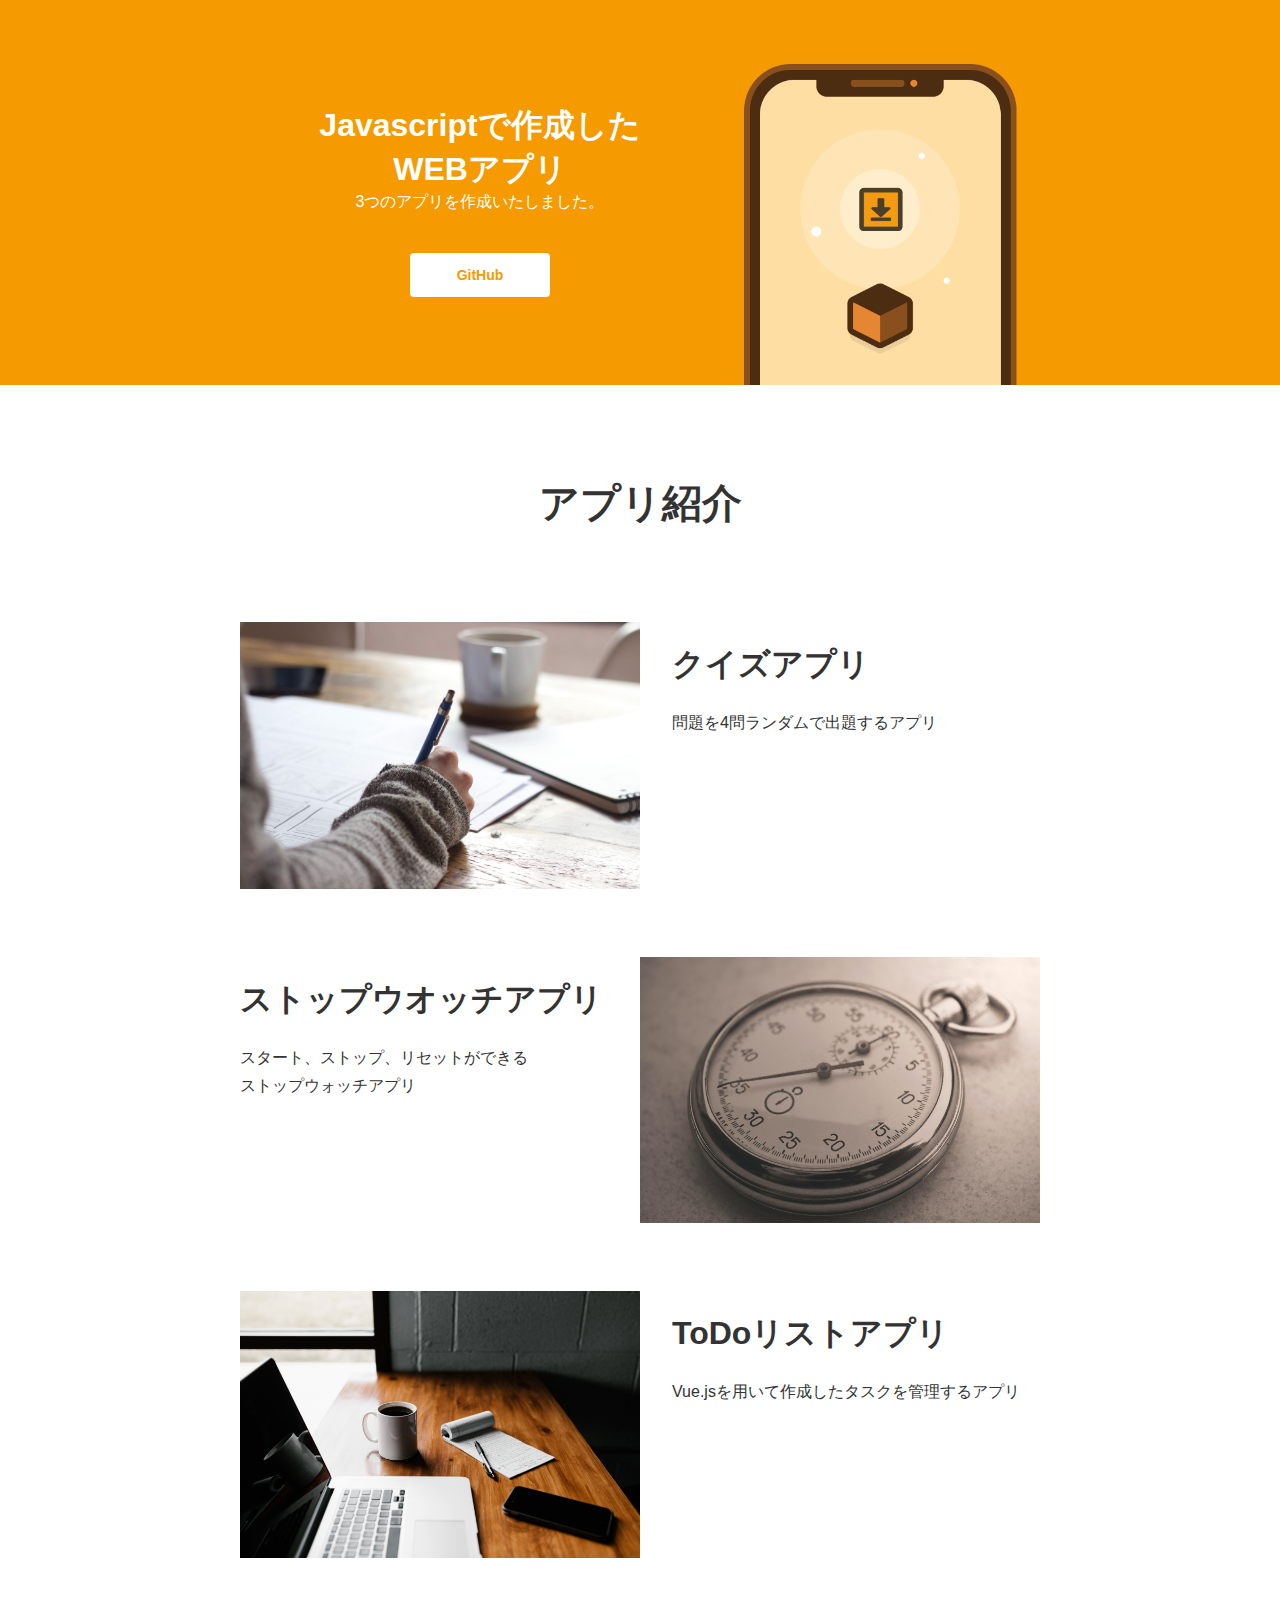
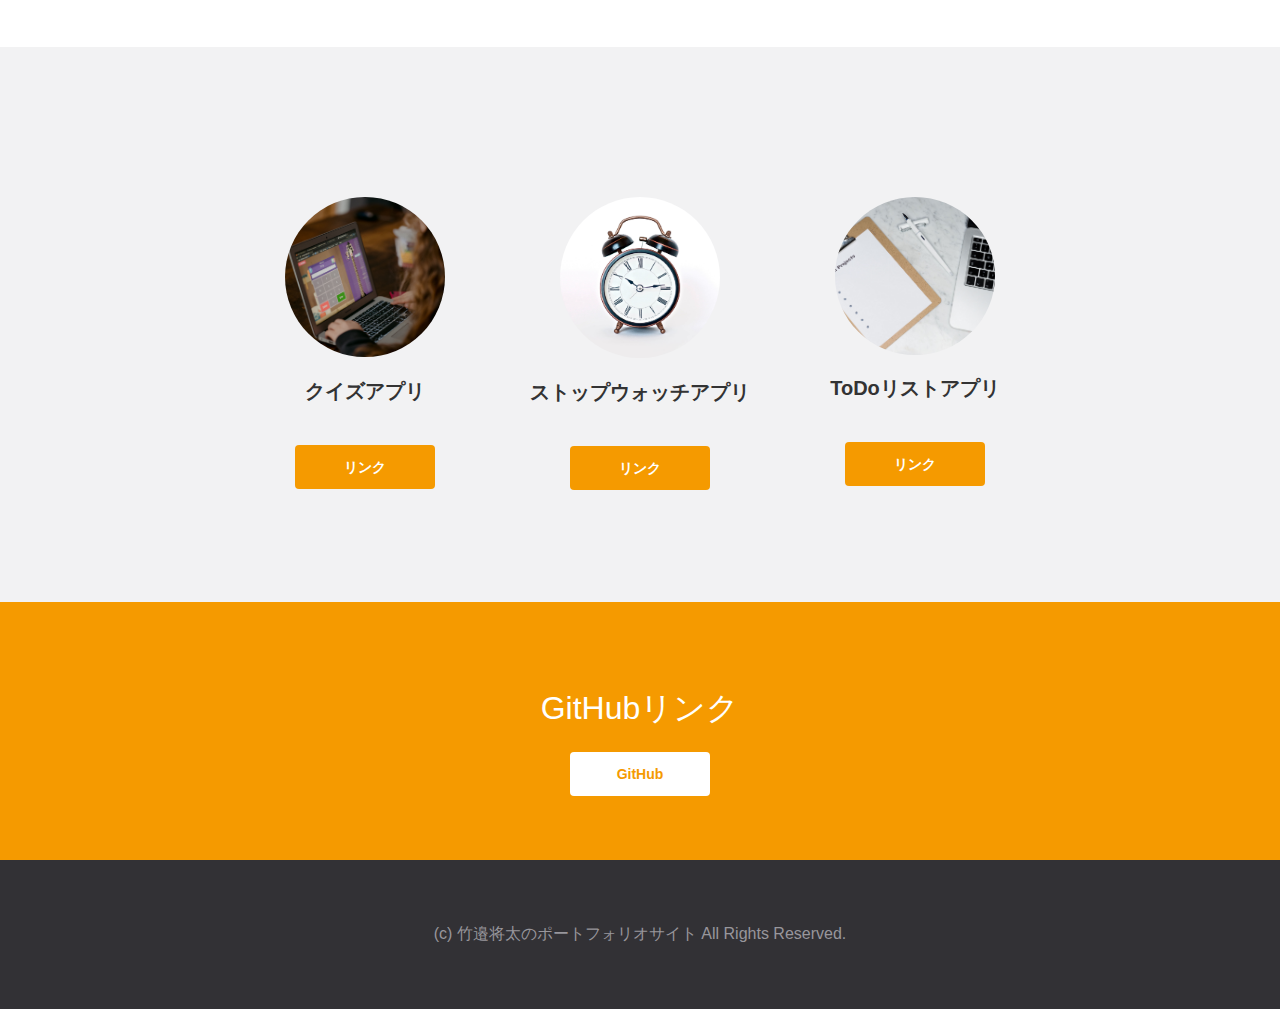
<file: index.html>
<!DOCTYPE html>
<html lang="ja">

<head>
  <meta charset="UTF-8">
  <meta name="viewport" content="width=device-width, initial-scale=1">
  <title>竹邉将太のポートフォリオ</title>
  <link rel="stylesheet" href="css/styles.css">
  <link rel="icon" href="favicon.ico">
</head>

<body>
  <header>
    <div class="container">
      <div class="info">
        <h1>Javascriptで作成した<br>WEBアプリ</h1>
        <p>3つのアプリを作成いたしました。</p>
        <a href="https://github.com/TKB9029" class="btn">GitHub</a>
      </div>
      <div class="pic">
        <img src="img/top.png">
      </div>
    </div>
  </header>

  <section class="features">
    <h1>アプリ紹介</h1>
    <div class="container">
      <section>
        <div class="pic">
          <img src="img/feature1.png">
        </div>
        <div class="info">
          <h1>クイズアプリ</h1>
          <p>問題を4問ランダムで出題するアプリ</p>
        </div>
      </section>
      <section>
        <div class="pic">
          <img src="img/feature2.png">
        </div>
        <div class="info">
          <h1>ストップウオッチアプリ</h1>
          <p>スタート、ストップ、リセットができる<br>ストップウォッチアプリ</p>
        </div>
      </section>
      <section>
        <div class="pic">
          <img src="img/feature3.png">
        </div>
        <div class="info">
          <h1>ToDoリストアプリ</h1>
          <p>Vue.jsを用いて作成したタスクを管理するアプリ</p>
        </div>
      </section>
    </div>
  </section>

  <section class="members">
    <h1></h1>
    <ul>
      <li>
        <img src="img/member2.png">
        <h2>クイズアプリ</h2>
        <p><a href="./QuizApp/QuizApp.html" class="btn2">リンク</a></p>
      </li>
      <li>
        <img src="img/member1.png">
        <h2>ストップウォッチアプリ</h2>
        <p><a href="./Stopwatch/Stopwatch.html" class="btn2">リンク</a></p>
      </li>
      <li>
        <img src="img/member3.png">
        <h2>ToDoリストアプリ</h2>
        <p><a href="./VueApp/VueApp.html" class="btn2">リンク</a></p>
      </li>
    </ul>
  </section>

  <section class="call-to-action">
    <h1>GitHubリンク</h1>
    <a href="https://github.com/TKB9029" class="btn">GitHub</a>
  </section>

  <footer>
    (c) 竹邉将太のポートフォリオサイト All Rights Reserved.
  </footer>
</body>

</html>
</file>
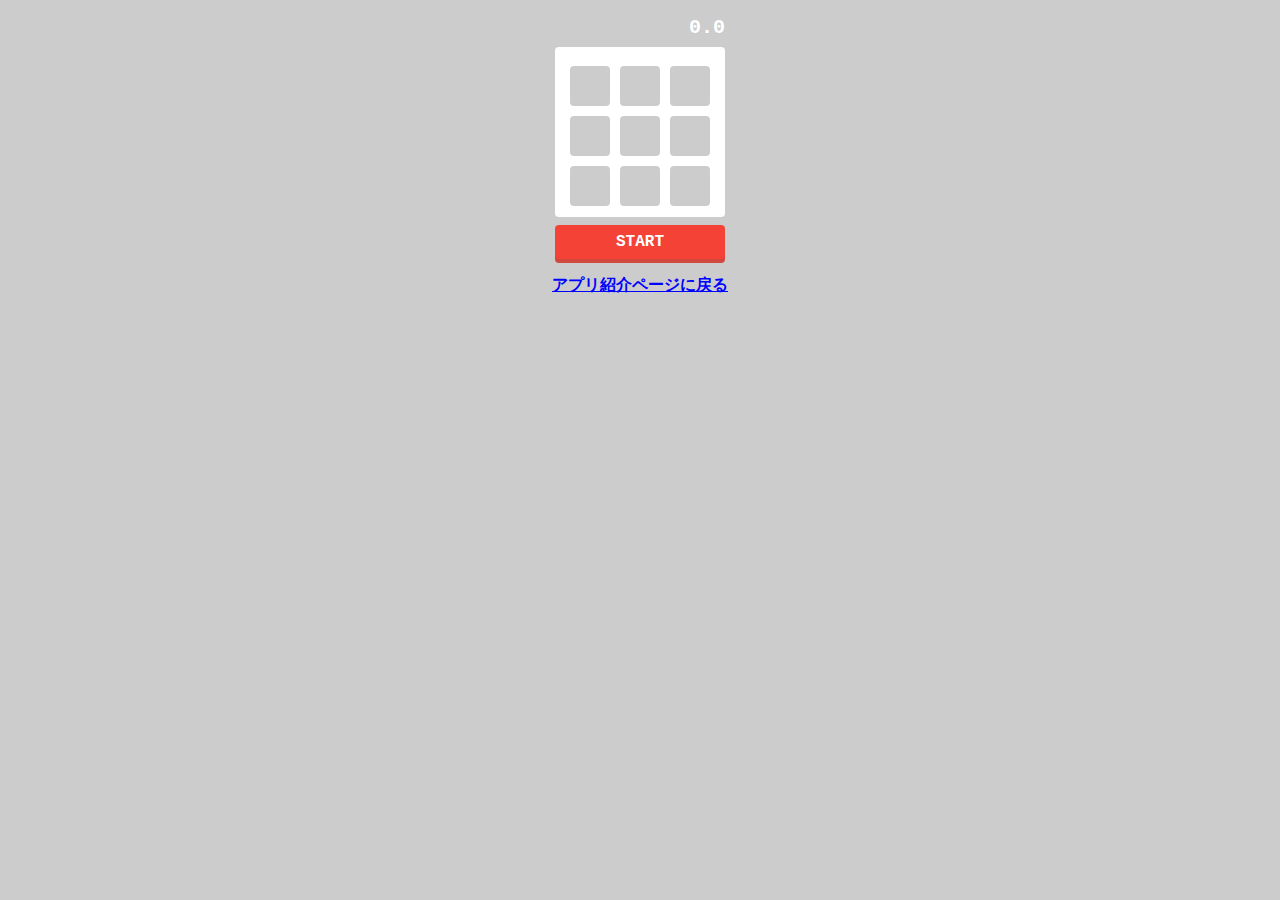
<file: MyNumbersGame/index.html>
<!DOCTYPE html>
<html lang="ja">
<head>
  <meta charset="UTF-8">
  <title>Numbers Game</title>
  <link rel="stylesheet" href="css/styles.css">
</head>
<body>
<div id="container">
  <div id="timer">0.0</div>
  <ul id="board"></ul>
  <div id="btn">START</div>
</div>
<a href="../index.html">アプリ紹介ページに戻る</a>  
  <script src="js/main.js"></script>
</body>
</html>
</file>
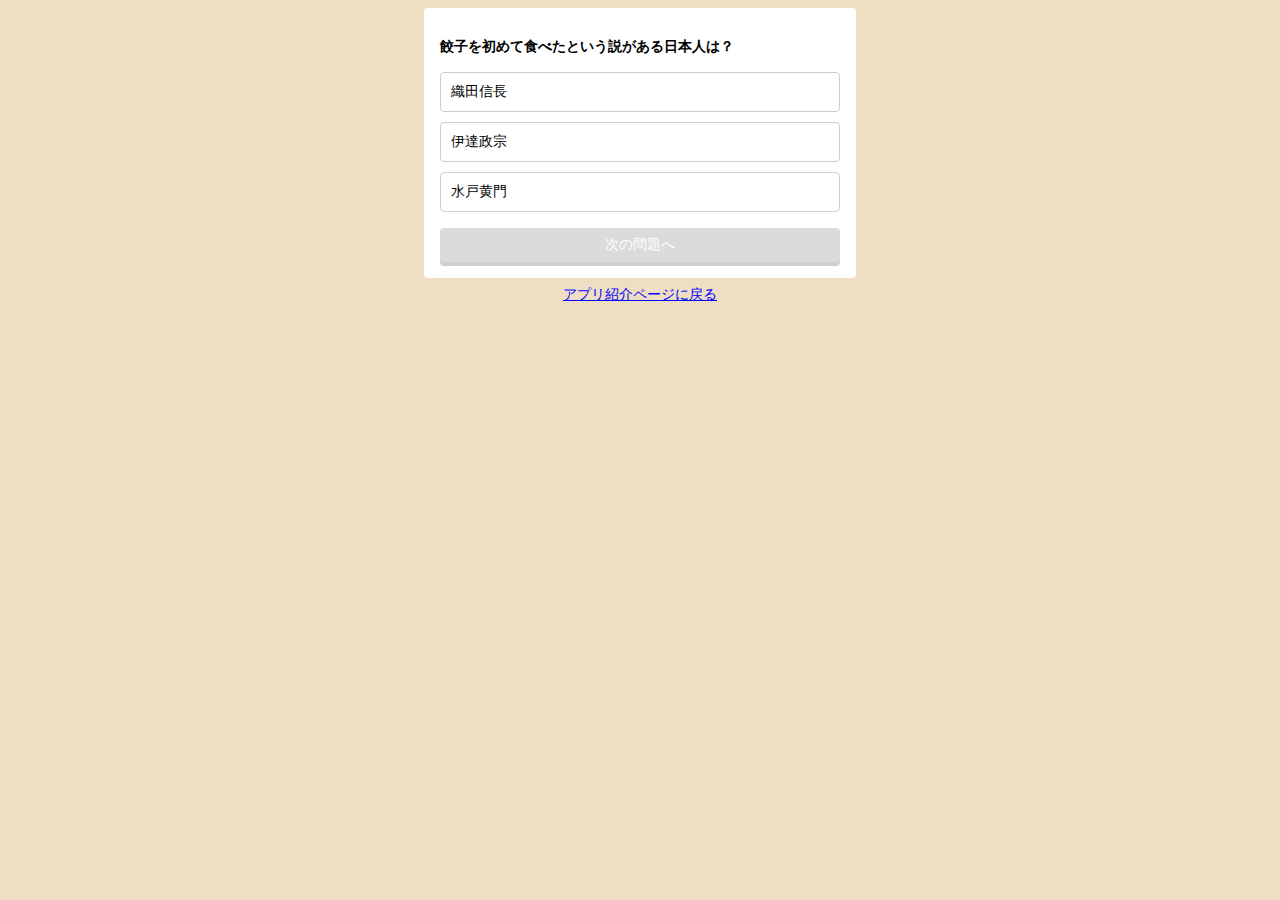
<file: MyQuizApp/index.html>
<!DOCTYPE html>
<html lang="ja">

<head>
  <meta charset="UTF-8">
  <title>Quiz</title>
  <link rel="stylesheet" href="css/styles.css">
</head>

<body>
  <section class="container">
    <p id="question"></p>
    <ul id="choices"></ul>
    <div id="btn" class="disabled">次の問題へ</div>

    <section id="result" class="hidden">
      <p></p>
      <a href="">もう一回?</a>
    </section>

  </section>
  <script src="js/main.js"></script>

  <div>
    <a href="../index.html">アプリ紹介ページに戻る</a>
  </div>
</body>

</html>
</file>
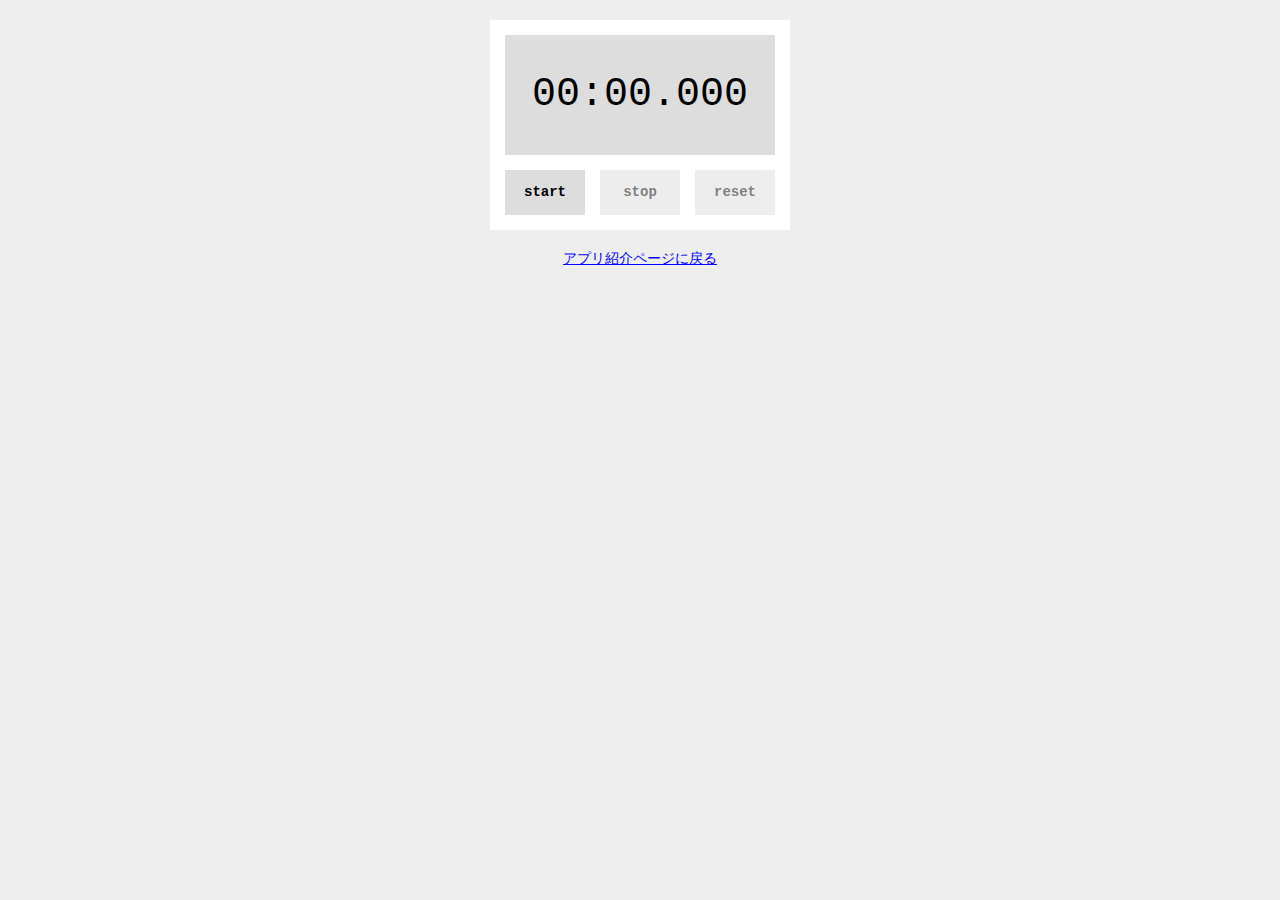
<file: MyStopwatch/index.html>
<!DOCTYPE html>
<html lang="en">

<head>
  <meta charset="UTF-8">
  <title>Stopwatch</title>
  <link rel="stylesheet" href="css/styles.css">
</head>

<body>
  <div class="container">
    <div id="timer">00:00.000</div>
    <div class="controls">
      <div class="btn" id="start">start</div>
      <div class="btn" id="stop">stop</div>
      <div class="btn" id="reset">reset</div>
    </div>
  </div>
    <a href="../index.html">アプリ紹介ページに戻る</a>
  <script src="js/main.js"></script>
</body>
</html>
</file>
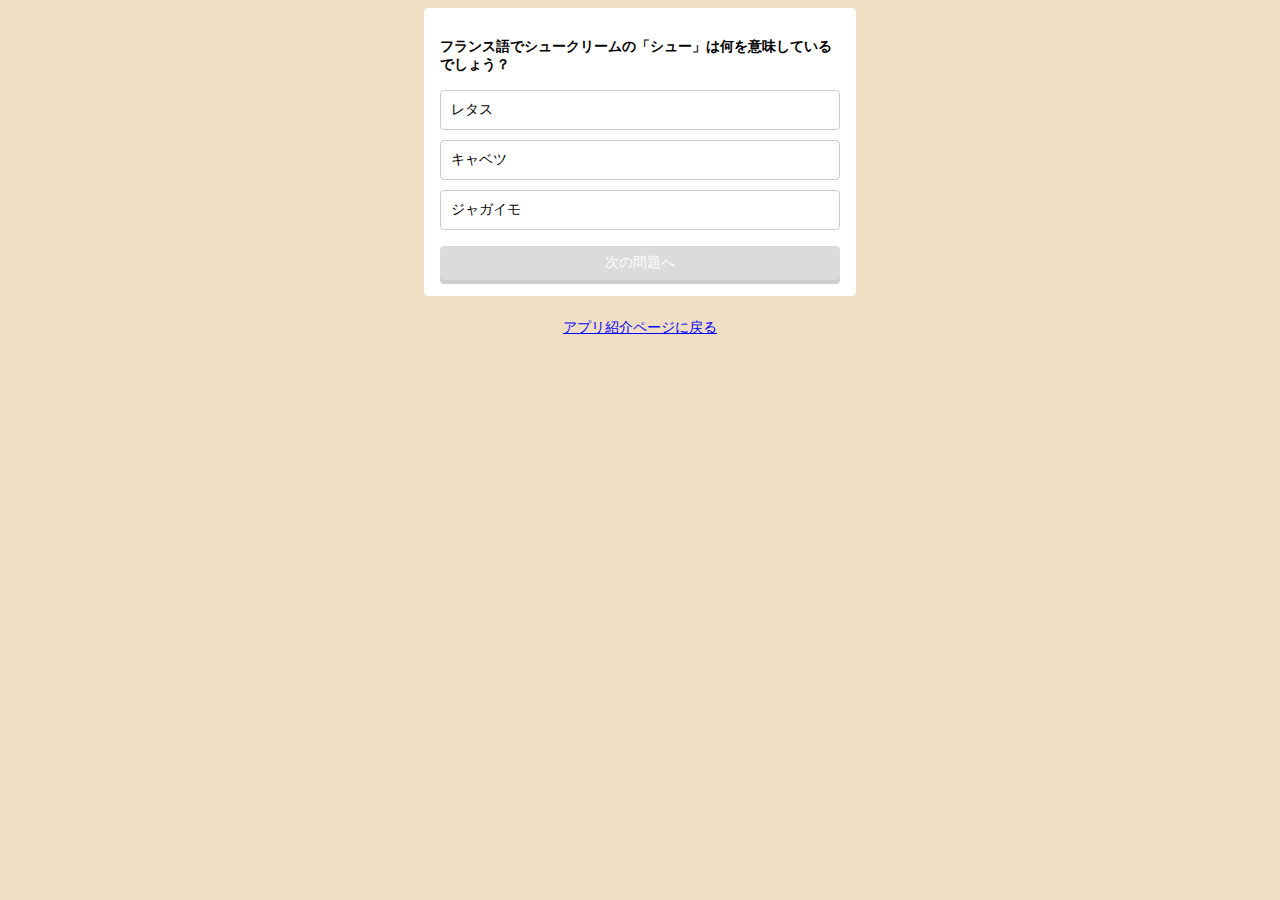
<file: QuizApp/QuizApp.html>
<!DOCTYPE html>
<html lang="ja">

<head>
  <meta charset="UTF-8">
  <title>Quiz</title>
  <link rel="stylesheet" href="css/styles.css">
  <link rel="icon" href="../favicon.ico">
</head>

<body>
  <section class="container">
    <p id="question"></p>
    <ul id="choices"></ul>
    <div id="btn" class="disabled">次の問題へ</div>

    <section id="result" class="hidden">
      <p></p>
      <a href="">もう一回?</a>
    </section>

  </section>
  <script src="js/main.js"></script>

  <div>
    <a href="../index.html">アプリ紹介ページに戻る</a>
  </div>
</body>

</html>
</file>
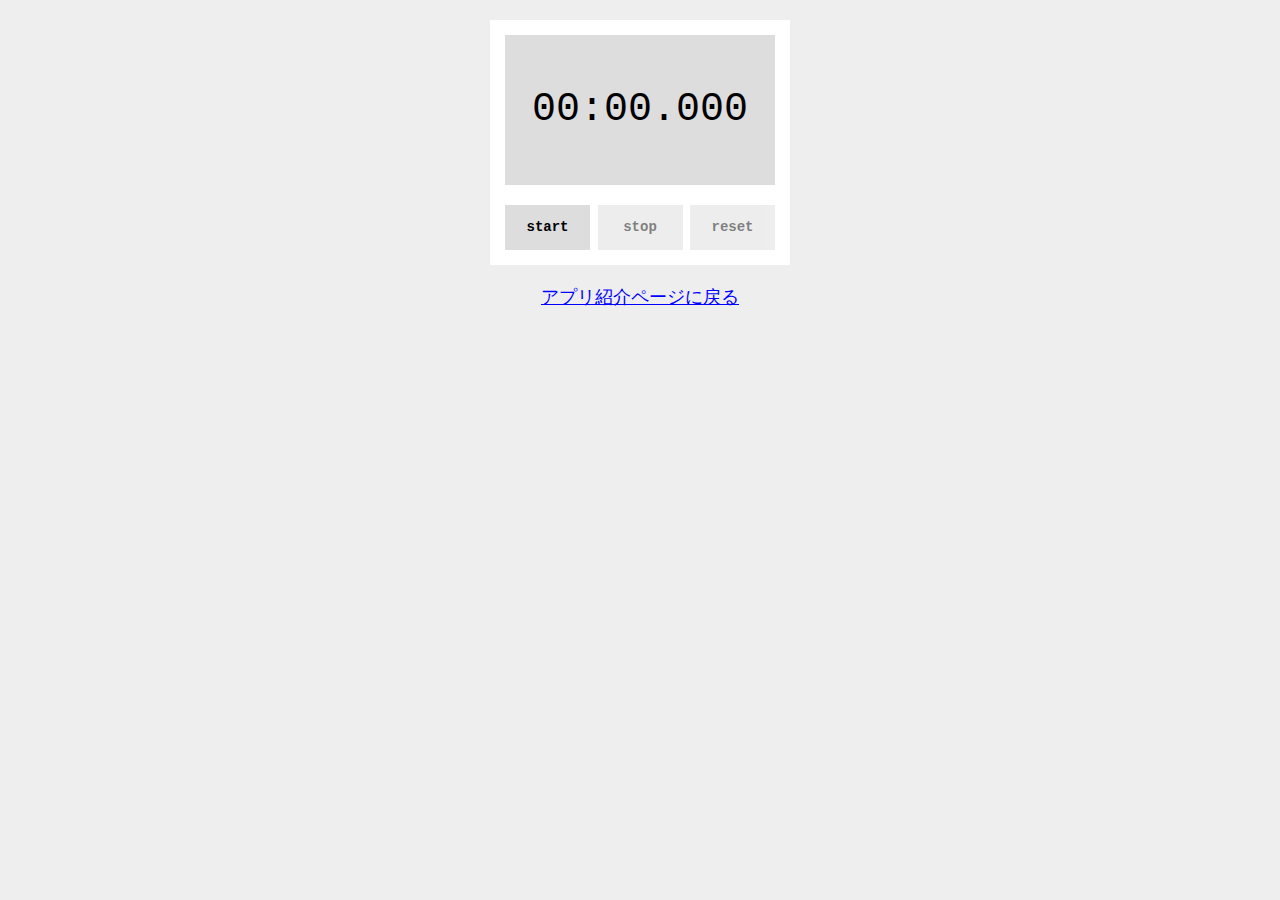
<file: Stopwatch/Stopwatch.html>
<!DOCTYPE html>
<html lang="ja">

<head>
  <meta charset="UTF-8">
  <title>Stopwatch</title>
  <link rel="stylesheet" href="css/styles.css">
  <link rel="icon" href="../favicon.ico">
</head>

<body>
  <div class="container">
    <div id="timer">00:00.000</div>
    <div class="controls">
      <div class="btn" id="start">start</div>
      <div class="btn" id="stop">stop</div>
      <div class="btn" id="reset">reset</div>
    </div>
  </div>
    <a href="../index.html">アプリ紹介ページに戻る</a>
  <script src="js/main.js"></script>
</body>
</html>
</file>
<file: css/styles.css>
body{
  margin: 0;
  font-size: 16px;
  font-family: Verdana, sans-serif;
  color: #333;
}

header{
  background: #f59a00;
  color: #fff;
  text-align: center;
  padding-top: 64px;
}

header h1,
header p,
header a{
  margin: 0;
}

header img{
  width: 280px;
  vertical-align: bottom;
}

.btn{
  text-decoration: none;
  background: #fff;
  color: #f59a00;
  display: block;
  width: 140px;
  line-height: 44px;
  margin: 40px auto 48px;
  font-size: 14px;
  font-weight: bold;
  border-radius: 4px;
}

.btn:hover{
  opacity: 0.9;
}

.btn2{
  text-decoration: none;
  background: #f59a00;
  color: #fff;
  display: block;
  width: 140px;
  line-height: 44px;
  margin: 40px auto 48px;
  font-size: 14px;
  font-weight: bold;
  border-radius: 4px;
}

.btn2:hover{
  opacity: 0.9;
}

.features img{
  width: 100%;
}

.features > h1 {
  text-align: center;
  padding: 64px 0;
  font-weight: bold;
  font-size: 40px;
}

.features .container{
  margin: 0 32px;
}

.features p{
  line-height: 1.8;
}

.features section{
  padding-bottom: 64px;
}

.members{
  background: #f2f2f3;
}

.members > h1 {
  text-align: center;
  padding: 64px 0;
  font-weight: normal;
}

.members ul {
  list-style: none;
  text-align: center;
  margin: 0;
  padding: 0;
}

.members img{
  width: 160px;
  border-radius: 50%;
}

.members h2{
  font-size: 20px;
}

.members li{
  padding-bottom: 64px;
}

.call-to-action{
  background: #f59a00;
  color: #fff;
  text-align: center;
  padding: 64px 0;
}

.call-to-action h1{
  font-weight: normal;
}

.call-to-action .btn{
  margin: 0 auto;
}

footer{
  padding: 64px 0;
  background: #323135;
  color: #98969c;
  text-align: center;
}

@media(min-width: 900px) {
header .container{
  display: flex;
  width: 800px;
  margin: 0 auto;
}

header .info{
  width: 60%;
  align-self: center;
}

header .pic{
  width: 40%;
}

.features .container{
  width: 800px;
  margin: 0 auto;
}

.features section{
  display: flex;
  justify-content: space-between;
}

.features section:nth-child(even){
  flex-direction: row-reverse;
}

.features .pic{
  width: 50%;
}

.features .info{
  width: calc(50% - 32px);
}

.members ul{
  width: 800px;
  margin: 0 auto;
  display: flex;
  justify-content: space-between;
}

.members li {
  width: 250px;
}
}

.box{
  width: 100px;
  height: 100px;
  background: orange;
}
</file>
<file: MyNumbersGame/css/styles.css>
body{
  background: #ccc;
  color: #fff;
  font-family: 'Courier New', sans-serif;
  font-size: 16px;
  font-weight: bold;
  text-align: center;
}

#container{
  /*50px * 2 + 10px * 2 */
  margin:  16px auto;
}

#board{
  list-style: none;
  margin: 0 0 8px;
  padding: 10px;
  background: #fff;
  border-radius: 4px;
  display: flex;
  flex-wrap: wrap;
}

#board li{
  background: #00aaff;
  width: 40px;
  height: 40px;
  margin: 5px;
  cursor: pointer;
  border-radius: 4px;
  line-height: 40px;
  text-align: center;
  box-shadow: 0 4px 0 #0088cc;
}

#board li.pressed{
  background: #ccc;
  box-shadow: none;
  margin-top: 9px;
  margin-bottom: 1px;
}

#timer{
  margin-bottom: 8px;
  font-size: 20px;
  text-align: right;
}

#btn{
  cursor: pointer;
  user-select: none;
  background: #f44336;
  padding: 8px;
  border-radius: 4px;
  text-align: center;
  box-shadow: 0 4px 0 #d1483e;
}

#btn:active{
  margin-top: 12px;
  box-shadow: none;
}

a {
  color: blue;
  margin: 20px auto;
  width: 270px;
  padding: 15px;
  text-align: center;
}
</file>
<file: MyQuizApp/css/styles.css>
body {
  background-color: #efdec1;
  font-size: 14px;
  font-family: Verdana, sans-serif;

}

.container{
  width: 400px;
  margin: 8px auto;
  background: #fff;
  border-radius: 4px;
  padding: 16px;
  position: relative;
}

#question{
  margin-bottom: 16px;
  font-weight: bold;
}

#choices {
  list-style: none;
  padding: 0;
  margin-bottom: 16px;
}

#choices > li {
  border: 1px solid #ccc;
  border-radius: 4px;
  padding: 10px;
  margin-bottom: 10px;
  cursor:pointer;
}

#choices > li:hover {
  background: #f8f8f8;
}

#choices > li.correct {
  background: #d4edda;
  border-color: #c3e6cb;
  color: #155724;
  font-weight: bold;
}

#choices > li.correct::after{
  content: '    正解!';
}

#choices > li.wrong {
  background: #f8d8da;
  border-color: #f5c6cb;
  color: #721c24;
  font-weight: bold;
}

#choices > li.wrong::after{
  content: '    残念!';
}

#btn, #result > a{
  background: #3498db;
  padding: 8px;
  border-radius: 4px;
  cursor: pointer;
  text-align: center;
  color: #fff;
  box-shadow: 0 4px 0 #2880b9;
}

#btn.disabled{
  background: #ccc;
  box-shadow: 0 4px 0 #bbb;
  opacity: 0.7;
}

#result{
  position: absolute;
  width: 300px;
  background: #fff;
  padding: 30px;
  box-shadow: 0 4px 8px rgba(0, 0, 0, 0.2);
  top: 50px;
  left: 0;
  right: 0;
  margin: 0 auto;
  border-radius: 4px;
  text-align: center;
  transition: 0.4s;
}

#result.hidden{
  transform: translateY(-500px);
}

#resulut > p {
  font-size: 54px;
}

#result > a {
  display: block;
  text-decoration: none;
}

div{
  text-align: center;
}

a[href] {
  color: blue;
  margin: 20px auto;
  width: 270px;
  padding: 15px;
  text-align: center;
}
</file>
<file: MyStopwatch/css/styles.css>
body{
  font-family:  'Courier New', monospace;
  font-size: 14px;
  background: #eee;
  text-align: center;
}

.container{
  margin: 20px auto;
  width: 270px;
  background: #fff;
  padding: 15px;
  text-align: center;
}

#timer{
  background: #ddd;
  height: 120px;
  line-height: 120px;
  font-size: 40px;
  margin-bottom: 15px;
}

.btn{
  width: 80px;
  height: 45px;
  line-height: 45px;
  background: #ddd;
  font-weight: bold;
  cursor: pointer;
  user-select: none;
}

.controls{
  display: flex;
  justify-content: space-between;
}

.inactive{
  opacity: 0.5;
}

a {
  color: blue;
  margin: 20px auto;
  width: 270px;
  padding: 15px;
  text-align: center;
}
</file>
<file: QuizApp/css/styles.css>
body {
  background-color: #efdec1;
  font-size: 14px;
  font-family: Verdana, sans-serif;
}

.container{
  width: 400px;
  margin: 8px auto;
  background: #fff;
  border-radius: 4px;
  padding: 16px;
  position: relative;
}

#question{
  margin-bottom: 16px;
  font-weight: bold;
}

#choices {
  list-style: none;
  padding: 0;
  margin-bottom: 16px;
}

#choices > li {
  border: 1px solid #ccc;
  border-radius: 4px;
  padding: 10px;
  margin-bottom: 10px;
  cursor:pointer;
}

#choices > li:hover {
  background: #f8f8f8;
}

#choices > li.correct {
  background: #d4edda;
  border-color: #c3e6cb;
  color: #155724;
  font-weight: bold;
}

#choices > li.correct::after{
  content: '    正解!';
}

#choices > li.wrong {
  background: #f8d8da;
  border-color: #f5c6cb;
  color: #721c24;
  font-weight: bold;
}

#choices > li.wrong::after{
  content: '    残念!';
}

#btn, #result > a{
  background: #3498db;
  padding: 8px;
  border-radius: 4px;
  cursor: pointer;
  text-align: center;
  color: #fff;
  box-shadow: 0 4px 0 #2880b9;
}

#btn.disabled{
  background: #ccc;
  box-shadow: 0 4px 0 #bbb;
  opacity: 0.7;
}

#result{
  position: absolute;
  width: 300px;
  background: #fff;
  padding: 30px;
  box-shadow: 0 4px 8px rgba(0, 0, 0, 0.2);
  top: 50px;
  left: 0;
  right: 0;
  margin: 0 auto;
  border-radius: 4px;
  text-align: center;
  transition: 0.4s;
}

#result.hidden{
  transform: translateY(-500px);
}

#resulut > p {
  font-size: 54px;
}

#result > a {
  display: block;
  text-decoration: none;
}

body div{
  text-align: center;
  padding: 15px;

}

a[href] {
  color: blue;
  margin: 20px auto;
  width: 270px;
  padding: 15px;
  text-align: center;
}
</file>
<file: Stopwatch/css/styles.css>
body{
  font-family:  'Courier New', monospace;
  font-size: 14px;
  background: #eee;
  text-align: center;
}

.container{
  margin: 20px auto;
  width: 270px;
  background: #fff;
  padding: 15px;
  text-align: center;
}

#timer{
  background: #ddd;
  height: 150px;
  line-height: 150px;
  font-size: 40px;
  margin-bottom: 20px;
}

.btn{
  width: 85px;
  height: 45px;
  line-height: 45px;
  background: #ddd;
  font-weight: bold;
  cursor: pointer;
  user-select: none;
}

.controls{
  display: flex;
  justify-content: space-between;
}

.inactive{
  opacity: 0.5;
}

a {
  color: blue;
  margin: 20px auto;
  width: 270px;
  padding: 18px;
  text-align: center;
  font-size: 18px
}
</file>
